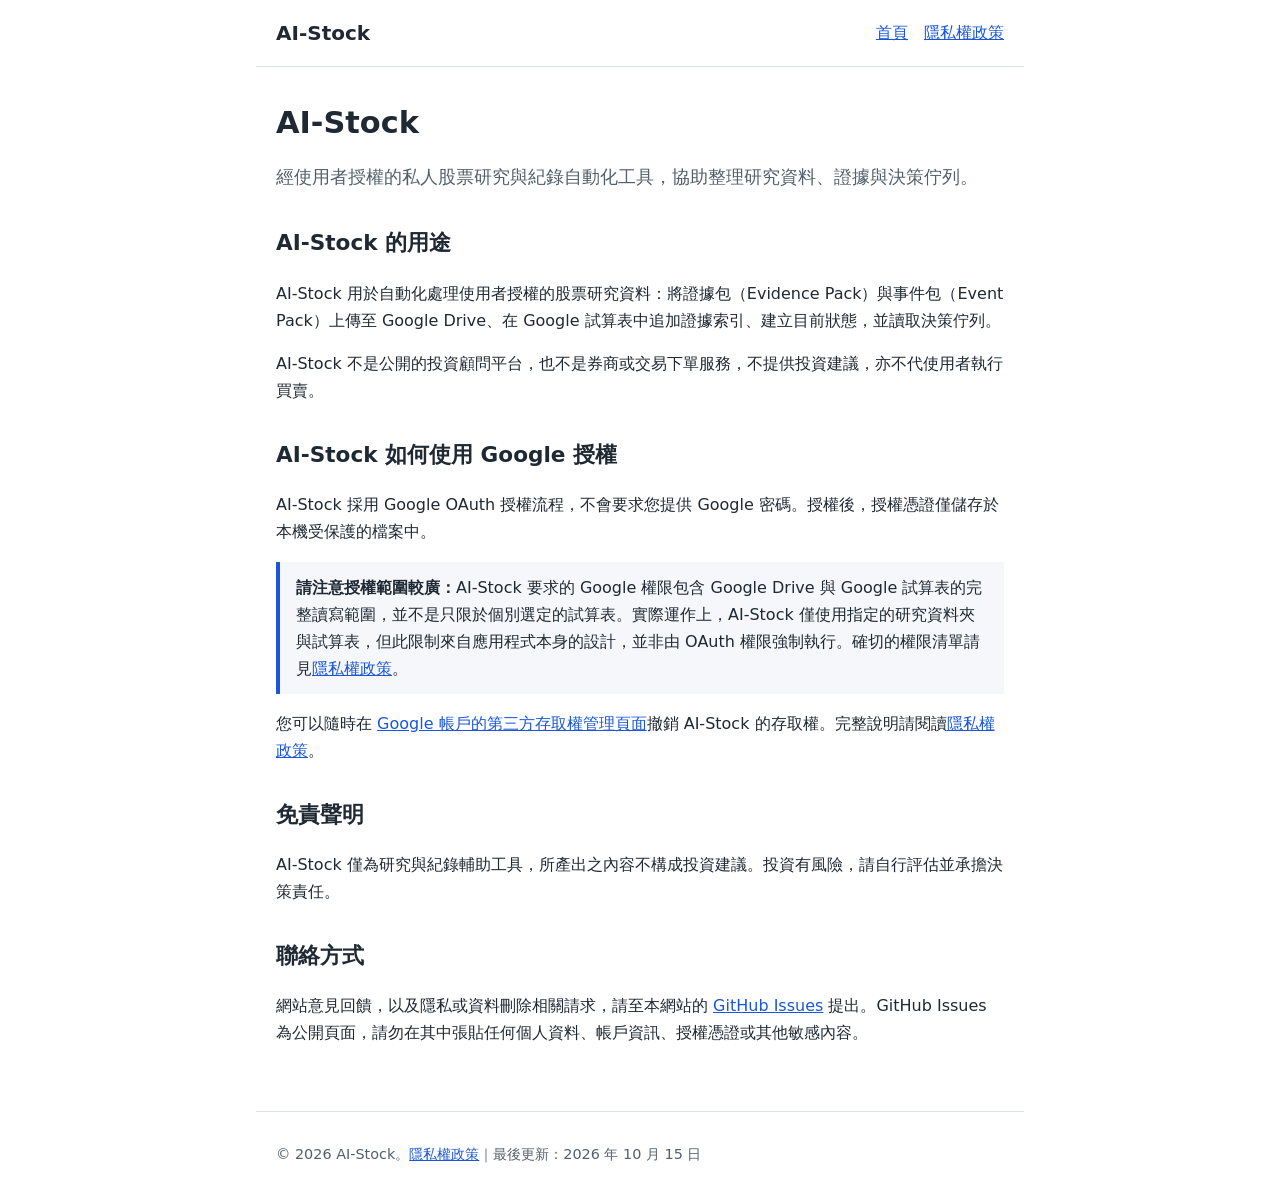
<file: index.html>
<!DOCTYPE html>
<html lang="zh-Hant">
<head>
  <meta charset="utf-8">
  <meta name="viewport" content="width=device-width, initial-scale=1">
  <title>AI-Stock｜個人股票研究與紀錄自動化</title>
  <meta name="description" content="AI-Stock 是經使用者授權的私人股票研究與紀錄自動化工具，透過 Google Drive 與 Google 試算表讀寫研究資料。">
  <link rel="stylesheet" href="styles.css">
</head>
<body>
  <a class="skip-link" href="#main">跳到主要內容</a>
  <header>
    <a class="brand" href="index.html">AI-Stock</a>
    <nav aria-label="主選單">
      <ul>
        <li><a href="index.html" aria-current="page">首頁</a></li>
        <li><a href="privacy.html">隱私權政策</a></li>
      </ul>
    </nav>
  </header>

  <main id="main">
    <h1>AI-Stock</h1>
    <p class="lead">經使用者授權的私人股票研究與紀錄自動化工具，協助整理研究資料、證據與決策佇列。</p>

    <h2>AI-Stock 的用途</h2>
    <p>AI-Stock 用於自動化處理使用者授權的股票研究資料：將證據包（Evidence Pack）與事件包（Event Pack）上傳至 Google Drive、在 Google 試算表中追加證據索引、建立目前狀態，並讀取決策佇列。</p>
    <p>AI-Stock 不是公開的投資顧問平台，也不是券商或交易下單服務，不提供投資建議，亦不代使用者執行買賣。</p>

    <h2>AI-Stock 如何使用 Google 授權</h2>
    <p>AI-Stock 採用 Google OAuth 授權流程，不會要求您提供 Google 密碼。授權後，授權憑證僅儲存於本機受保護的檔案中。</p>
    <p class="note"><strong>請注意授權範圍較廣：</strong>AI-Stock 要求的 Google 權限包含 Google Drive 與 Google 試算表的完整讀寫範圍，並不是只限於個別選定的試算表。實際運作上，AI-Stock 僅使用指定的研究資料夾與試算表，但此限制來自應用程式本身的設計，並非由 OAuth 權限強制執行。確切的權限清單請見<a href="privacy.html#scopes">隱私權政策</a>。</p>
    <p>您可以隨時在 <a href="https://myaccount.google.com/permissions" rel="noopener">Google 帳戶的第三方存取權管理頁面</a>撤銷 AI-Stock 的存取權。完整說明請閱讀<a href="privacy.html">隱私權政策</a>。</p>

    <h2>免責聲明</h2>
    <p>AI-Stock 僅為研究與紀錄輔助工具，所產出之內容不構成投資建議。投資有風險，請自行評估並承擔決策責任。</p>

    <h2>聯絡方式</h2>
    <p>網站意見回饋，以及隱私或資料刪除相關請求，請至本網站的 <a href="https://github.com/gyeungonion-oss/ai-stock-oauth-site/issues" rel="noopener">GitHub Issues</a> 提出。GitHub Issues 為公開頁面，請勿在其中張貼任何個人資料、帳戶資訊、授權憑證或其他敏感內容。</p>
  </main>

  <footer>
    <p>&copy; 2026 AI-Stock。<a href="privacy.html">隱私權政策</a>｜最後更新：2026 年 10 月 15 日</p>
  </footer>
</body>
</html>
</file>
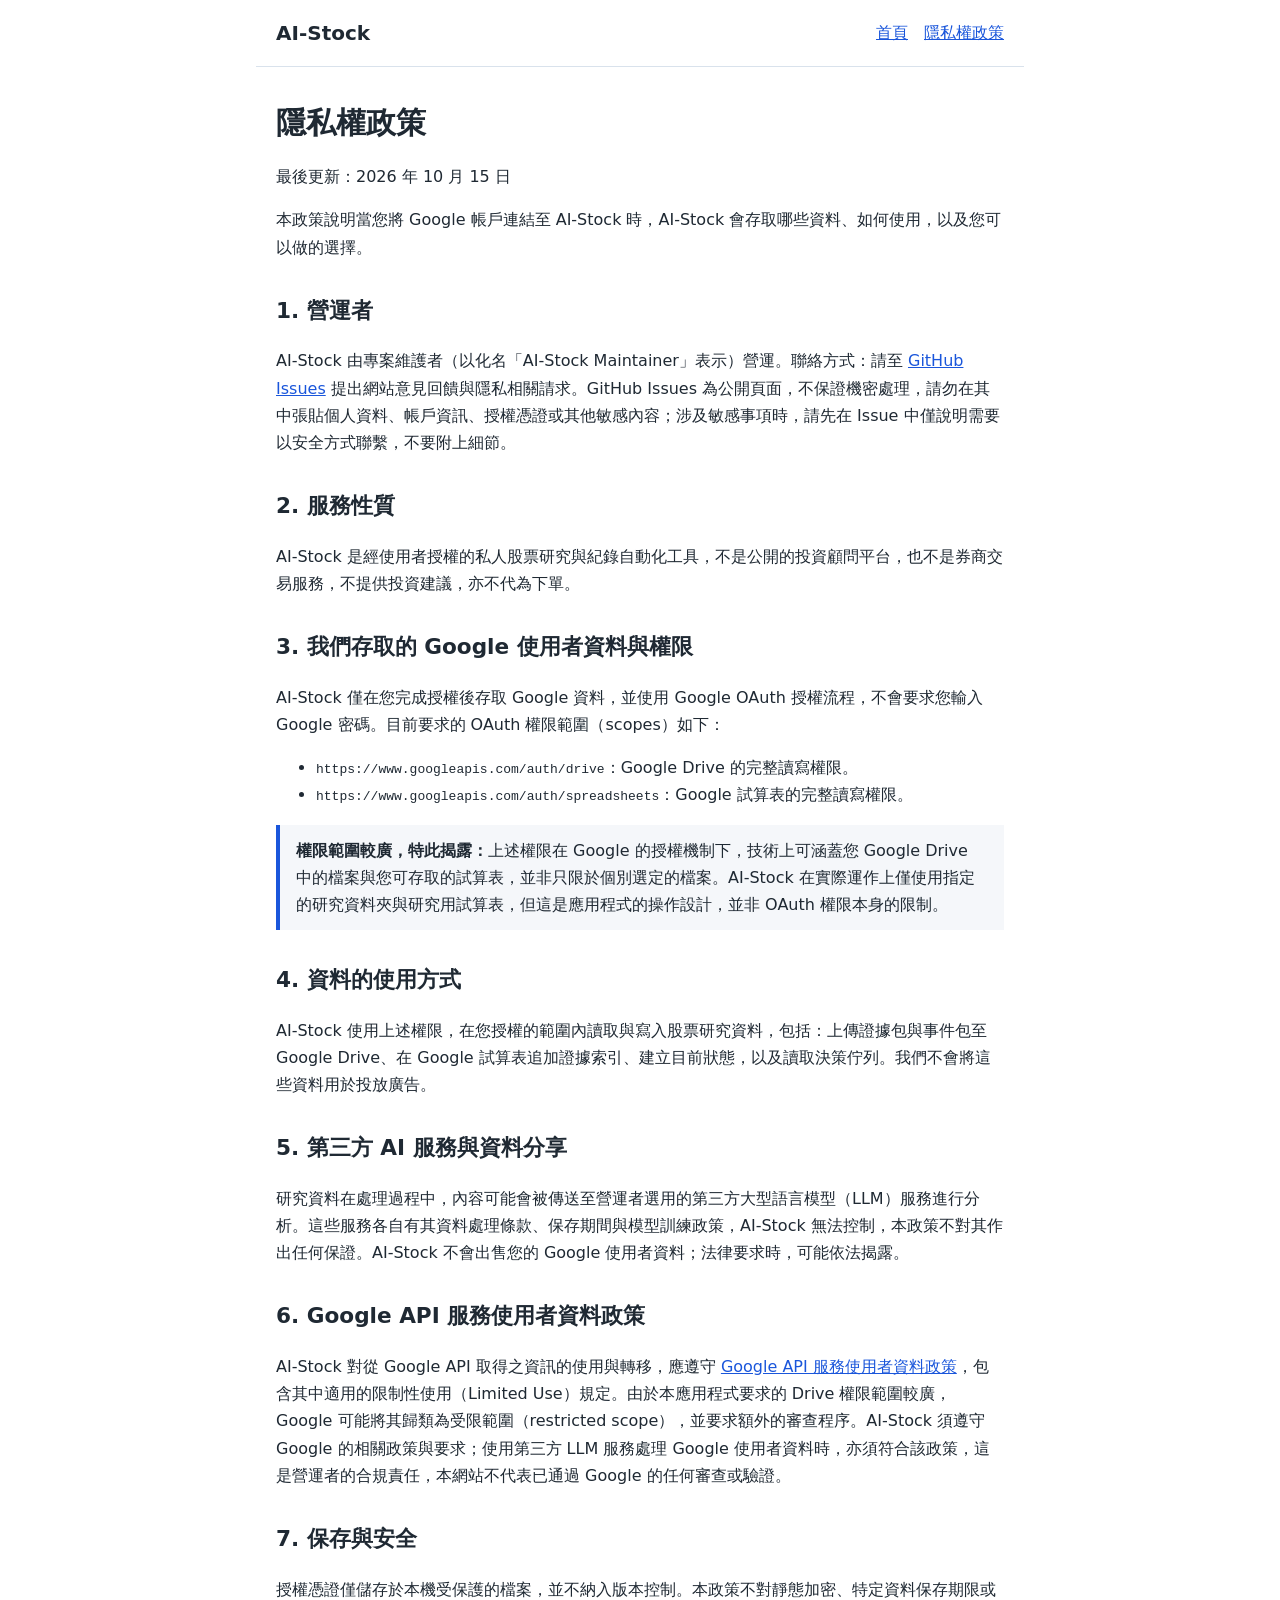
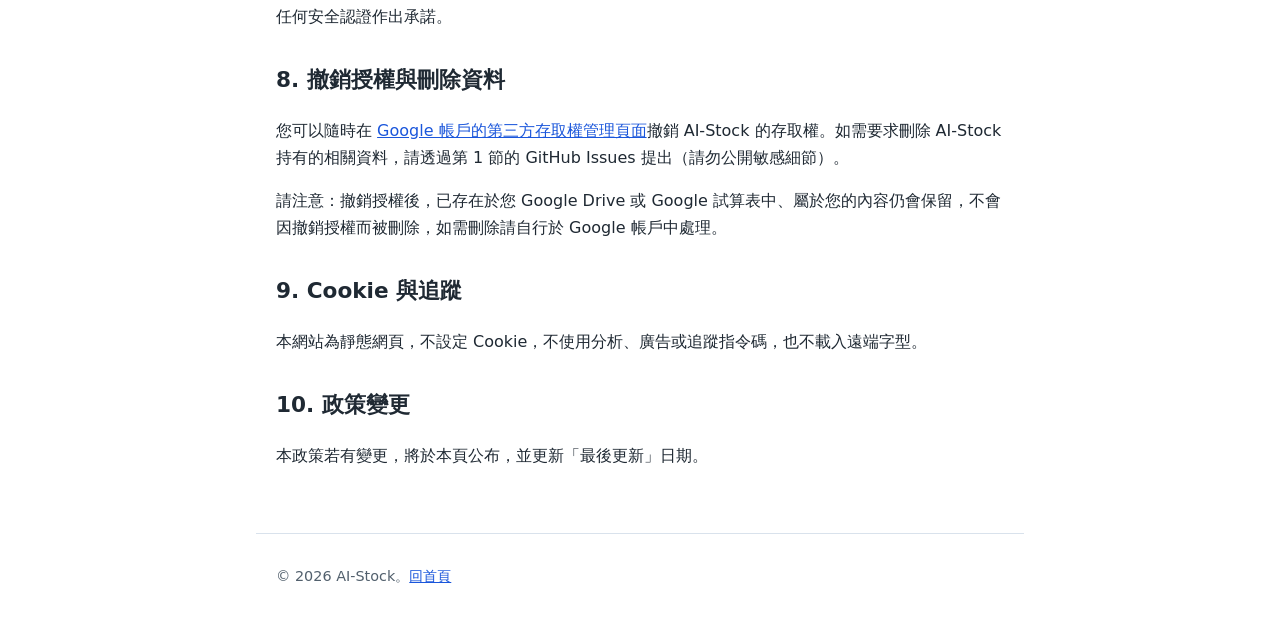
<file: privacy.html>
<!DOCTYPE html>
<html lang="zh-Hant">
<head>
  <meta charset="utf-8">
  <meta name="viewport" content="width=device-width, initial-scale=1">
  <title>隱私權政策｜AI-Stock</title>
  <meta name="description" content="說明 AI-Stock 如何存取、使用、保存 Google 使用者資料，以及使用者可採取的選擇。">
  <link rel="stylesheet" href="styles.css">
</head>
<body>
  <a class="skip-link" href="#main">跳到主要內容</a>
  <header>
    <a class="brand" href="index.html">AI-Stock</a>
    <nav aria-label="主選單">
      <ul>
        <li><a href="index.html">首頁</a></li>
        <li><a href="privacy.html" aria-current="page">隱私權政策</a></li>
      </ul>
    </nav>
  </header>

  <main id="main">
    <h1>隱私權政策</h1>
    <p>最後更新：2026 年 10 月 15 日</p>
    <p>本政策說明當您將 Google 帳戶連結至 AI-Stock 時，AI-Stock 會存取哪些資料、如何使用，以及您可以做的選擇。</p>

    <h2>1. 營運者</h2>
    <p>AI-Stock 由專案維護者（以化名「AI-Stock Maintainer」表示）營運。聯絡方式：請至 <a href="https://github.com/gyeungonion-oss/ai-stock-oauth-site/issues" rel="noopener">GitHub Issues</a> 提出網站意見回饋與隱私相關請求。GitHub Issues 為公開頁面，不保證機密處理，請勿在其中張貼個人資料、帳戶資訊、授權憑證或其他敏感內容；涉及敏感事項時，請先在 Issue 中僅說明需要以安全方式聯繫，不要附上細節。</p>

    <h2>2. 服務性質</h2>
    <p>AI-Stock 是經使用者授權的私人股票研究與紀錄自動化工具，不是公開的投資顧問平台，也不是券商交易服務，不提供投資建議，亦不代為下單。</p>

    <h2 id="scopes">3. 我們存取的 Google 使用者資料與權限</h2>
    <p>AI-Stock 僅在您完成授權後存取 Google 資料，並使用 Google OAuth 授權流程，不會要求您輸入 Google 密碼。目前要求的 OAuth 權限範圍（scopes）如下：</p>
    <ul>
      <li><code>https://www.googleapis.com/auth/drive</code>：Google Drive 的完整讀寫權限。</li>
      <li><code>https://www.googleapis.com/auth/spreadsheets</code>：Google 試算表的完整讀寫權限。</li>
    </ul>
    <p class="note"><strong>權限範圍較廣，特此揭露：</strong>上述權限在 Google 的授權機制下，技術上可涵蓋您 Google Drive 中的檔案與您可存取的試算表，並非只限於個別選定的檔案。AI-Stock 在實際運作上僅使用指定的研究資料夾與研究用試算表，但這是應用程式的操作設計，並非 OAuth 權限本身的限制。</p>

    <h2>4. 資料的使用方式</h2>
    <p>AI-Stock 使用上述權限，在您授權的範圍內讀取與寫入股票研究資料，包括：上傳證據包與事件包至 Google Drive、在 Google 試算表追加證據索引、建立目前狀態，以及讀取決策佇列。我們不會將這些資料用於投放廣告。</p>

    <h2>5. 第三方 AI 服務與資料分享</h2>
    <p>研究資料在處理過程中，內容可能會被傳送至營運者選用的第三方大型語言模型（LLM）服務進行分析。這些服務各自有其資料處理條款、保存期間與模型訓練政策，AI-Stock 無法控制，本政策不對其作出任何保證。AI-Stock 不會出售您的 Google 使用者資料；法律要求時，可能依法揭露。</p>

    <h2>6. Google API 服務使用者資料政策</h2>
    <p>AI-Stock 對從 Google API 取得之資訊的使用與轉移，應遵守 <a href="https://developers.google.com/terms/api-services-user-data-policy" rel="noopener">Google API 服務使用者資料政策</a>，包含其中適用的限制性使用（Limited Use）規定。由於本應用程式要求的 Drive 權限範圍較廣，Google 可能將其歸類為受限範圍（restricted scope），並要求額外的審查程序。AI-Stock 須遵守 Google 的相關政策與要求；使用第三方 LLM 服務處理 Google 使用者資料時，亦須符合該政策，這是營運者的合規責任，本網站不代表已通過 Google 的任何審查或驗證。</p>

    <h2>7. 保存與安全</h2>
    <p>授權憑證僅儲存於本機受保護的檔案，並不納入版本控制。本政策不對靜態加密、特定資料保存期限或任何安全認證作出承諾。</p>

    <h2>8. 撤銷授權與刪除資料</h2>
    <p>您可以隨時在 <a href="https://myaccount.google.com/permissions" rel="noopener">Google 帳戶的第三方存取權管理頁面</a>撤銷 AI-Stock 的存取權。如需要求刪除 AI-Stock 持有的相關資料，請透過第 1 節的 GitHub Issues 提出（請勿公開敏感細節）。</p>
    <p>請注意：撤銷授權後，已存在於您 Google Drive 或 Google 試算表中、屬於您的內容仍會保留，不會因撤銷授權而被刪除，如需刪除請自行於 Google 帳戶中處理。</p>

    <h2>9. Cookie 與追蹤</h2>
    <p>本網站為靜態網頁，不設定 Cookie，不使用分析、廣告或追蹤指令碼，也不載入遠端字型。</p>

    <h2>10. 政策變更</h2>
    <p>本政策若有變更，將於本頁公布，並更新「最後更新」日期。</p>
  </main>

  <footer>
    <p>&copy; 2026 AI-Stock。<a href="index.html">回首頁</a></p>
  </footer>
</body>
</html>
</file>
<file: styles.css>
:root {
  --fg: #1f2933;
  --muted: #52606d;
  --bg: #ffffff;
  --accent: #1a56db;
  --border: #d9e2ec;
  --soft: #f5f7fa;
}
* { box-sizing: border-box; }
html { font-size: 100%; }
body {
  margin: 0;
  font-family: system-ui, -apple-system, "Segoe UI", "Noto Sans TC", sans-serif;
  line-height: 1.7;
  color: var(--fg);
  background: var(--bg);
}
a { color: var(--accent); }
a:focus-visible { outline: 3px solid #f59e0b; outline-offset: 2px; }
.skip-link {
  position: absolute; left: -999px; top: 0;
  background: #000; color: #fff; padding: .5rem 1rem;
}
.skip-link:focus { left: 0; z-index: 10; }
header, main, footer { max-width: 48rem; margin: 0 auto; padding: 1rem 1.25rem; }
header { display: flex; flex-wrap: wrap; align-items: center; justify-content: space-between; gap: .5rem; border-bottom: 1px solid var(--border); }
.brand { font-weight: 700; font-size: 1.25rem; text-decoration: none; color: var(--fg); }
nav ul { list-style: none; display: flex; gap: 1rem; margin: 0; padding: 0; }
h1 { font-size: 1.9rem; line-height: 1.3; }
h2 { font-size: 1.35rem; margin-top: 2rem; }
.lead { font-size: 1.1rem; color: var(--muted); }
.note { background: var(--soft); border-left: 4px solid var(--accent); padding: .75rem 1rem; }
.todo { background: #fff7d6; padding: 0 .25rem; border-radius: 3px; }
footer { border-top: 1px solid var(--border); color: var(--muted); font-size: .9rem; margin-top: 2rem; }
@media (max-width: 30rem) {
  h1 { font-size: 1.5rem; }
  nav ul { gap: .75rem; }
}
</file>
